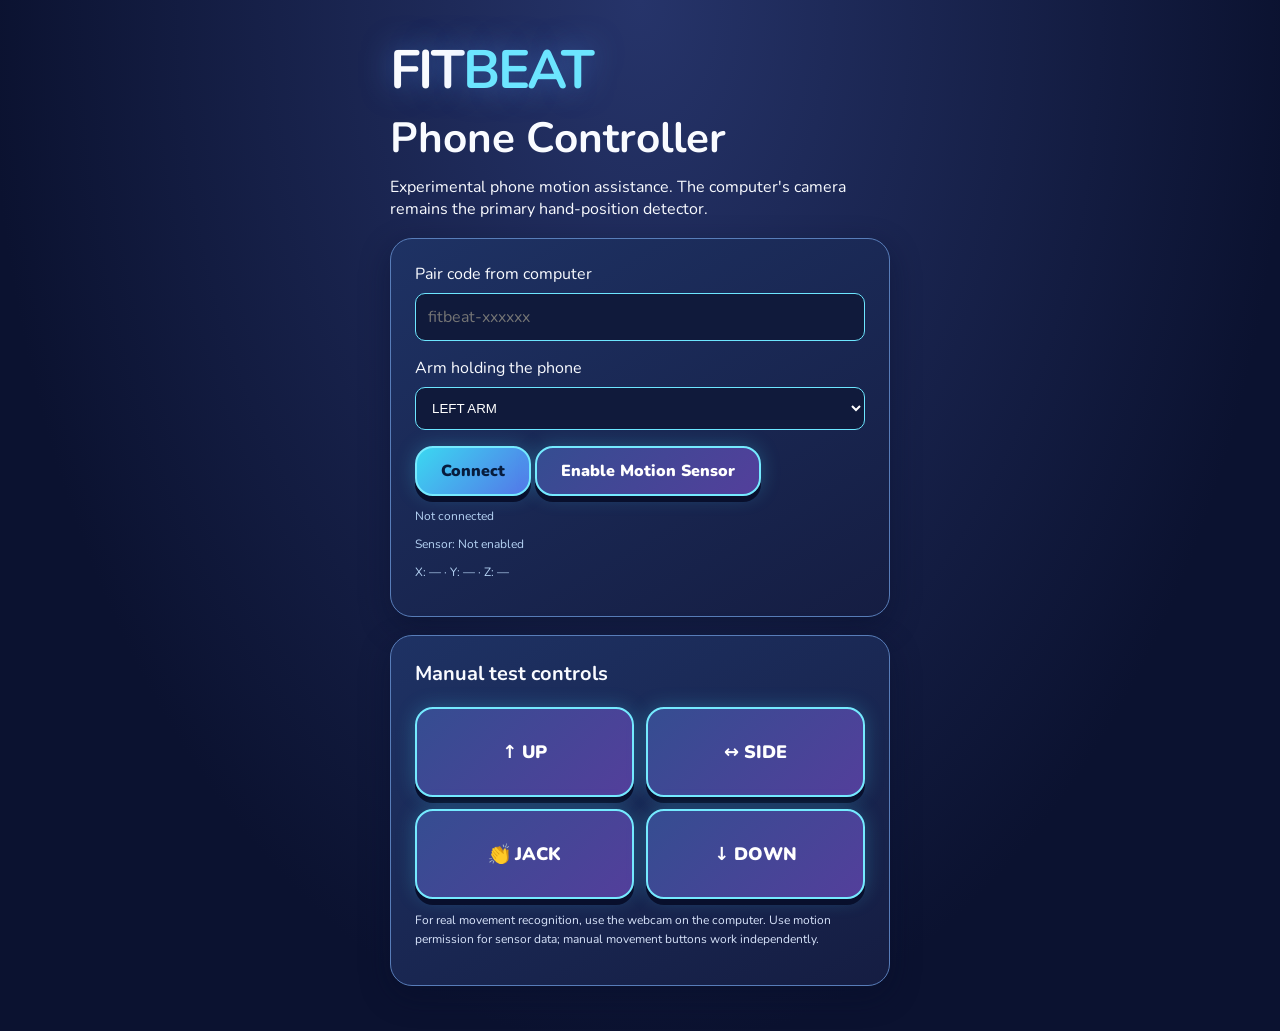
<file: controller.html>
<!doctype html><html lang="en"><head><meta charset="utf-8"><meta name="viewport" content="width=device-width,initial-scale=1"><title>FITBEAT Phone Controller</title><link rel="stylesheet" href="style.css"><style>body{padding:25px}main{max-width:500px;margin:20px auto}.panel{margin:18px 0}input,select{background:#101a3b;border:1px solid #6de6ff;border-radius:10px;color:white;padding:12px;width:100%;margin:8px 0 16px}.controls{display:grid;grid-template-columns:1fr 1fr;gap:12px}.controls button{font-size:18px;min-height:90px}.hint{display:block;margin:12px 0}</style></head><body><main><h1 style="font-size:54px;letter-spacing:-2px">FIT<span>BEAT</span></h1><h2>Phone Controller</h2><p>Experimental phone motion assistance. The computer's camera remains the primary hand-position detector.</p><div class="panel"><label>Pair code from computer<input id="code" placeholder="fitbeat-xxxxxx" autocomplete="off"></label><label>Arm holding the phone<select id="arm"><option value="left">LEFT ARM</option><option value="right">RIGHT ARM</option></select></label><button class="primary" id="connect">Connect</button> <button class="secondary" id="motion">Enable Motion Sensor</button><span class="hint" id="status">Not connected</span><div class="hint" id="sensorState">Sensor: Not enabled</div><div class="hint" id="sensorValues">X: — · Y: — · Z: —</div></div><div class="panel"><h3>Manual test controls</h3><div class="controls"><button class="secondary" data-move="up">↑ UP</button><button class="secondary" data-move="side">↔ SIDE</button><button class="secondary" data-move="jack">👏 JACK</button><button class="secondary" data-move="down">↓ DOWN</button></div><p class="hint">For real movement recognition, use the webcam on the computer. Use motion permission for sensor data; manual movement buttons work independently.</p></div></main><script>
let peer=null,conn=null,enabled=false,last=0,retryTimer=null,attempt=0,heartbeat=null,connectTimeout=null,generation=0,connecting=false,connectedCode='';
const $=s=>document.querySelector(s);
function status(msg){$('#status').textContent=msg}
function script(src){return new Promise((res,rej)=>{const e=document.createElement('script');e.src=src;e.onload=res;e.onerror=()=>rej(Error('Cannot load pairing library'));document.head.append(e)})}
$('#code').value=new URLSearchParams(location.search).get('code')||'';
function stopTimers(){clearTimeout(retryTimer);retryTimer=null;clearTimeout(connectTimeout);connectTimeout=null;clearInterval(heartbeat);heartbeat=null}
function scheduleRetry(){if(retryTimer||conn?.open)return;connecting=false;clearTimeout(connectTimeout);const delay=Math.min(16000,1800*Math.pow(1.6,Math.min(attempt++,5)));status('Disconnected — retry in '+Math.ceil(delay/1000)+'s');retryTimer=setTimeout(()=>{retryTimer=null;connectPhone(true)},delay)}
function wireConnection(c,token){if(token!==generation){try{c.close()}catch{}return}conn=c;connecting=true;status('Connecting to computer…');
 connectTimeout=setTimeout(()=>{if(token!==generation||c.open)return;status('Connection timed out');try{c.close()}catch{};scheduleRetry()},12000);
 c.on('open',()=>{if(token!==generation){try{c.close()}catch{}return}clearTimeout(connectTimeout);connectTimeout=null;connecting=false;attempt=0;connectedCode=$('#code').value.trim();status('Connected ✓ — try the test buttons');clearInterval(heartbeat);heartbeat=setInterval(()=>{if(conn===c&&c.open)try{c.send({type:'ping',t:Date.now()})}catch{}},5000)});
 c.on('data',data=>{if(token!==generation)return;if(data?.type==='ping'&&c.open)try{c.send({type:'pong',t:data.t})}catch{}});
 c.on('close',()=>{if(token!==generation||conn!==c)return;conn=null;clearInterval(heartbeat);scheduleRetry()});
 c.on('error',e=>{if(token!==generation||conn!==c)return;status('Connection error: '+(e.type||e.message));try{c.close()}catch{};conn=null;scheduleRetry()});
}
async function connectPhone(retry=false){const code=$('#code').value.trim();if(!code){status('Enter pairing code');return}
 if(conn?.open&&connectedCode===code){status('Connected ✓ — connection active');return}
 if(connecting&&retry)return;
 if(!retry){generation++;stopTimers();connecting=false;attempt=0;try{conn?.close()}catch{};conn=null}
 const token=generation;connecting=true;
 try{if(!window.Peer)await script('https://unpkg.com/peerjs@1.5.5/dist/peerjs.min.js');if(token!==generation)return;
  if(peer&&!peer.destroyed&&peer.open){wireConnection(peer.connect(code,{reliable:true}),token);return}
  if(peer&&!peer.destroyed){try{peer.destroy()}catch{}}
  status('Connecting to pairing server…');peer=new Peer(undefined,{debug:1});const currentPeer=peer;
  connectTimeout=setTimeout(()=>{if(token!==generation||currentPeer.open)return;status('Pairing server timeout');try{currentPeer.destroy()}catch{};scheduleRetry()},12000);
  currentPeer.on('open',()=>{if(token!==generation)return;clearTimeout(connectTimeout);connectTimeout=null;wireConnection(currentPeer.connect(code,{reliable:true}),token)});
  currentPeer.on('error',e=>{if(token!==generation||peer!==currentPeer)return;status('Pairing error: '+(e.type||e.message));scheduleRetry()});
  currentPeer.on('disconnected',()=>{if(token!==generation||peer!==currentPeer)return;if(conn?.open)return;connecting=false;scheduleRetry()});
 }catch(e){if(token!==generation)return;status('Connection failed: '+e.message);scheduleRetry()}
}
$('#connect').onclick=()=>connectPhone(false);
$('#motion').onclick=async()=>{try{if(typeof DeviceMotionEvent==='undefined')throw Error('Motion sensor not supported on this device');if(typeof DeviceMotionEvent.requestPermission==='function'){const result=await DeviceMotionEvent.requestPermission();if(result!=='granted')throw Error('Motion permission denied')}
 enabled=true;$('#sensorState').textContent='Sensor: Enabled — waiting for movement';status(conn?.open?'Connected ✓ — motion enabled':'Motion enabled — waiting for pairing');
 if(!window.fitbeatMotionListener){window.fitbeatMotionListener=true;window.addEventListener('devicemotion',e=>{const now=Date.now();if(!enabled||now-last<100)return;last=now;const a=e.accelerationIncludingGravity||{};$('#sensorState').textContent=conn?.open?'Sensor: Sending data ✓':'Sensor: Reading locally (not connected)';$('#sensorValues').textContent='X: '+Number(a.x||0).toFixed(2)+' · Y: '+Number(a.y||0).toFixed(2)+' · Z: '+Number(a.z||0).toFixed(2);if(conn?.open)try{conn.send({type:'motion',arm:$('#arm').value,x:a.x||0,y:a.y||0,z:a.z||0})}catch{}})}
 }catch(e){status(e.message)}};
document.querySelectorAll('[data-move]').forEach(b=>b.onclick=()=>{if(conn?.open){try{conn.send({type:'move',arm:$('#arm').value,move:b.dataset.move});status('Sent '+b.dataset.move.toUpperCase()+' ✓')}catch{scheduleRetry()}}else status('Not connected — tap Connect')});
window.addEventListener('online',()=>{if(!conn?.open)scheduleRetry()});
if($('#code').value)setTimeout(()=>connectPhone(false),300);
</script></body></html>
</file>
<file: style.css>
@import url('https://fonts.googleapis.com/css2?family=Nunito:wght@400;600;700;800;900&display=swap');
:root{--bg:#0b1230;--panel:#17234a;--cyan:#58e3fa;--pink:#ff76cc;--gold:#ffe274;--white:#f9fbff}*{box-sizing:border-box}html,body{margin:0;min-height:100%;font-family:Nunito,system-ui,sans-serif;color:var(--white);background:radial-gradient(ellipse at 50% 0,#26346a,#0b1230 72%)}button,input{font:inherit}button{cursor:pointer}button:focus-visible,input:focus-visible{outline:3px solid #fff;outline-offset:3px}#app{max-width:1600px;margin:auto;min-height:100vh;display:flex;flex-direction:column}header{height:72px;display:flex;align-items:center;gap:20px;padding:0 4%;background:#101a3b;border-bottom:1px solid #3f6899;z-index:3}.brand{border:0;background:none;color:white;font-weight:900;font-size:24px;letter-spacing:1px}.brand span,h1 span{color:#6ce5ff}.tagline{font-size:12px;letter-spacing:2px;color:#bdc9ee}.topright{margin-left:auto;display:flex;gap:14px;align-items:center;font-size:13px;color:#a8dbff}.small{background:transparent;color:white;border:1px solid #5781b4;padding:8px 14px;border-radius:20px}main{flex:1}.page{display:none;min-height:calc(100vh - 110px);padding:34px 5% 44px}.page.active{display:block}h1,h2,h3,p{margin-top:0}h1{font-size:clamp(70px,11vw,142px);line-height:.96;letter-spacing:-6px;margin:15px 0 12px;text-shadow:0 0 30px #589cff80}h2{font-size:clamp(30px,3.3vw,48px);margin:5px 0 9px}h3{font-size:20px}.eyebrow{color:#8ae9ff;letter-spacing:2px;font-size:13px;font-weight:900}.section-head{text-align:center;margin:4px auto 24px}.section-head p{color:#c5d5ef}.center{display:flex;justify-content:center;align-items:center;gap:14px;margin-top:26px;flex-wrap:wrap}.actions{display:flex;gap:14px;flex-wrap:wrap}.minor{margin-top:14px}.primary,.secondary,.ghost,.mode-tabs button{border-radius:18px;border:2px solid #75eaff;color:white;padding:12px 24px;font-weight:900;background:linear-gradient(135deg,#286bd4,#4d38ad);box-shadow:0 6px 0 #080f2c,0 0 19px #47dfff40;transition:transform .15s,filter .15s}.primary:hover,.secondary:hover,.ghost:hover,.mode-tabs button:hover{transform:translateY(-2px);filter:brightness(1.13)}.primary{background:linear-gradient(135deg,#3bd8f1,#5476e8);color:#071c3d}.secondary{background:linear-gradient(135deg,#354d91,#533f9b)}.ghost{background:#18264c;border-color:#739bd5;box-shadow:none}.big{font-size:18px;padding:16px 26px}.home-hero{min-height:600px;display:grid;grid-template-columns:1.1fr .9fr;align-items:center;gap:30px;padding:7% 5%;border-radius:32px;overflow:hidden;position:relative;background:linear-gradient(90deg,#0c1646ed,#0c16468c),linear-gradient(180deg,#e78cd3 0%,#523cb2 35%,#151b54 70%,#111635 100%);box-shadow:inset 0 0 0 2px #7ae6ff66,0 18px 60px #050b28}.home-hero:before{content:'';position:absolute;inset:0;opacity:.25;background:repeating-linear-gradient(90deg,transparent 0 75px,#8ae4ff 77px 79px,transparent 81px 130px);mask-image:linear-gradient(0deg,#000,transparent 70%)}.hero-copy,.hero-art{position:relative;z-index:1}.hero-copy p{font-size:25px;margin-bottom:35px;color:#e8d9ff}.hero-art{min-height:380px;display:grid;place-items:center}.hero-orb{width:min(28vw,350px);height:min(28vw,350px);min-width:230px;min-height:230px;border-radius:50%;display:grid;place-items:center;font-size:140px;color:#fff;background:radial-gradient(circle at 35% 25%,#b2ffff,#6f7dff 45%,#c448cb 78%);box-shadow:0 0 50px #ad6bff, inset 0 0 40px #fff8;border:10px solid #ffffff88;transform:rotate(-12deg)}.hero-pills{position:absolute;bottom:0;display:flex;gap:8px}.hero-pills span{background:#141e4de0;border:1px solid #77e9ff;padding:9px 12px;border-radius:20px;font-size:12px;font-weight:900}.mode-tabs{display:flex;justify-content:center;gap:12px;flex-wrap:wrap;margin-bottom:24px}.mode-tabs button{background:#182b5c}.mode-tabs button.active{background:linear-gradient(130deg,#57d6f2,#9773fa);color:#101735}.stagecards{display:flex;justify-content:center;align-items:stretch;flex-wrap:wrap;gap:16px;max-width:1370px;margin:auto}.stage-card{width:clamp(190px,17vw,245px);padding:9px 9px 16px;text-align:left;border:2px solid #78e9ff;border-radius:22px;background:linear-gradient(160deg,#243e76,#101a3c);color:white;box-shadow:0 8px 25px #0005;transition:transform .15s}.stage-card:hover{transform:translateY(-6px)}.stage-card img{display:block;width:100%;height:145px;object-fit:cover;border-radius:13px}.stage-card strong{display:block;margin:13px 8px 3px;font-size:21px}.stage-card small{display:block;margin:0 8px;color:#c5d8fb;font-weight:700}.stage-card .stage-emoji{float:right;font-size:21px}.info-grid,.settings-grid{max-width:1100px;margin:auto;display:grid;grid-template-columns:repeat(2,minmax(0,1fr));gap:18px}.panel{background:linear-gradient(150deg,#1e3264,#151d42);border:1px solid #587db9;border-radius:22px;padding:24px;box-shadow:0 10px 30px #060d2a70}.panel p{line-height:1.6;color:#d8e4fb}.legend{display:flex;flex-wrap:wrap;gap:7px}.legend span{background:#263d76;border-radius:12px;padding:8px 10px;font-weight:800;font-size:12px}.hint{font-size:12px;color:#b6d4f5;margin-left:10px}.code{font-size:23px;font-weight:900;color:#7feaff}a{color:#8af2ff}#cam{display:none;width:100%;max-height:170px;object-fit:contain;border-radius:12px;margin-top:12px;background:#050b1b}.setting{display:flex;align-items:center;gap:16px;min-height:140px}.setting>div:nth-child(2){flex:1}.setting p{margin:0;font-size:12px}.setting h3{margin:0 0 6px}.setting-icon{font-size:36px}.setting input[type=range]{width:100px;accent-color:#68e6ff}.setting input[type=number]{width:75px;background:#0c1535;border:1px solid #6ce7ff;color:white;padding:8px;border-radius:10px}.setting input[type=checkbox]{width:26px;height:26px;accent-color:#68e6ff}.progressbox{text-align:center;max-width:400px;margin:auto}.progressbox strong{font-size:100px;display:block;color:#77edff}.progressbox span{letter-spacing:2px}.result-grid{display:grid;grid-template-columns:repeat(4,1fr);gap:16px;max-width:1100px;margin:30px auto}.result{text-align:center}.result span{color:#b5d2ff;font-size:13px;font-weight:900}.result strong{display:block;font-size:clamp(27px,3vw,42px);margin-top:8px}.disclaimer{max-width:800px;margin:20px auto;text-align:center;color:#b9c8e6;font-size:13px}#play{position:relative;padding:0;overflow:hidden;min-height:calc(100vh - 110px);background:#0b1434}.play-bg{position:absolute;inset:0;background-size:cover;background-position:center;filter:brightness(.42) saturate(.85)}.play-bg:after{content:'';position:absolute;inset:0;background:linear-gradient(180deg,#091330b8,#07122db0)}.play-inner{position:relative;max-width:1250px;margin:auto;padding:16px 20px 20px}.hud{display:flex;align-items:center;justify-content:space-between;gap:10px}.stat{background:#091b42db;border:1px solid #66dfff;border-radius:15px;padding:9px 15px;font-size:11px;font-weight:900;letter-spacing:1px}.stat b{font-size:23px;display:block;letter-spacing:0}.hud button{padding:10px 15px}.progress-track{height:7px;background:#152c5c;border-radius:8px;margin:12px 0 10px;overflow:hidden}.progress-track div{width:0;height:100%;background:linear-gradient(90deg,#52e4fa,#ff80ce)}.play-grid{display:grid;grid-template-columns:1fr 1fr;gap:16px;max-width:950px;margin:auto}.lane{border:2px solid #5edfff;border-radius:20px;overflow:hidden;background:#081536bf}.lane:nth-child(2){border-color:#ff85d5}.lane-head{text-align:center;padding:10px;font-weight:900;font-size:20px;letter-spacing:1px;background:#142c62}.lane:nth-child(2) .lane-head{background:#422153}.note-area{position:relative;height:clamp(300px,49vh,480px);overflow:hidden}.hit-target{position:absolute;left:9%;right:9%;top:76%;height:66px;border:3px solid #ffe176;border-radius:16px;background:#ffed7611;box-shadow:0 0 18px #ffe17666;pointer-events:none}.target-line{position:absolute;top:50%;left:4%;right:4%;border-top:3px dashed #fff;transform:translateY(-50%)}.note{position:absolute;left:50%;width:70px;height:70px;border-radius:50%;display:grid;place-items:center;transform:translate(-50%,-50%);font-size:37px;font-weight:900;color:#071d3a;border:4px solid #fff;box-shadow:0 0 22px #fff8,0 6px 15px #0008;z-index:2;user-select:none}.note.up{background:#6ad8ff}.note.down{background:#ff8fc9}.note.side{background:#ffe47e}.note.twist{background:#bd9bff}.note .twistglyph{font-size:35px}.note.hit{opacity:.25;transform:translate(-50%,-50%) scale(1.3)}#feedback{text-align:center;height:28px;font-weight:900;font-size:22px;color:#ffe174;text-shadow:0 0 10px #000}#tracking{text-align:center;font-size:12px;color:#c9ecff}.play-hint{text-align:center;color:#c6d3f4;font-size:11px;margin-top:5px}.overlay{position:absolute;inset:0;background:#081333dc;display:flex;align-items:center;justify-content:center;z-index:5;padding:18px}.overlay.hidden{display:none}.overlay-panel{text-align:center;width:min(520px,100%);border:2px solid #71e6ff;border-radius:28px;background:linear-gradient(160deg,#243e7c,#151c45);padding:35px 24px;box-shadow:0 0 50px #2e7bb85c}.overlay-panel h2{font-size:clamp(32px,5vw,54px);margin:10px 0}.overlay-panel p{color:#d2e5ff}.overlay-panel button{margin-top:15px}footer{text-align:center;color:#8b9fce;font-size:11px;padding:12px}.reduced *{animation:none!important;transition:none!important}
@media(max-width:900px){.home-hero{grid-template-columns:1fr;min-height:auto}.hero-art{min-height:220px}.hero-orb{width:190px;height:190px;min-width:190px;min-height:190px;font-size:95px}.hero-pills{bottom:-8px}.stage-card{width:calc(33.333% - 14px)}.result-grid{grid-template-columns:repeat(2,1fr)}.tagline{display:none}}@media(max-width:600px){header{padding:0 12px;height:60px}.brand{font-size:19px}.topright{gap:5px;font-size:10px}.topright .small{display:none}.page{padding:25px 12px}.home-hero{padding:40px 20px}.hero-copy p{font-size:19px}.actions{justify-content:center}.stage-card{width:calc(50% - 9px)}.stage-card img{height:105px}.stage-card strong{font-size:17px}.info-grid,.settings-grid{grid-template-columns:1fr}.setting{flex-wrap:wrap}.hud{gap:5px}.hud button{padding:7px}.stat{padding:7px;font-size:9px}.stat b{font-size:17px}.play-inner{padding:9px 7px}.play-grid{gap:7px}.lane-head{font-size:13px}.note-area{height:clamp(300px,58vh,460px)}.note{width:54px;height:54px;font-size:27px}.hit-target{height:56px;left:5%;right:5%}.play-hint{font-size:9px}}

/* Upgrade: stage artwork remains visible beneath translucent play lanes */
.play-bg{filter:brightness(.83) saturate(1.06);background-size:cover;background-position:center center}
.play-bg:after{background:linear-gradient(180deg,#09133055,#07122d40)}
.lane{background:#0815369c}.note{background:transparent!important;border:0;box-shadow:none;overflow:visible;width:82px;height:82px}
.note img{width:100%;height:100%;object-fit:contain;filter:drop-shadow(0 0 6px #6de6ff70)}
.qr-frame{width:184px;height:184px;margin:12px 0;background:white;border:7px solid white;border-radius:12px;display:none;place-items:center}.qr-frame canvas{width:170px!important;height:170px!important}
.progress-layout{max-width:1100px;margin:auto;display:grid;grid-template-columns:1fr 1fr;gap:16px}.profile-fields{display:grid;grid-template-columns:1fr 1fr;gap:10px}
.profile-fields label,#authEmail,#authPassword{font-size:13px}.profile-fields input,.profile-fields select,#authEmail,#authPassword{width:100%;background:#0c1535;color:white;border:1px solid #68bfff;border-radius:10px;padding:10px;margin:6px 0 10px}
.progress-stats{display:grid;grid-template-columns:repeat(5,1fr);gap:12px;max-width:1100px;margin:16px auto}.progressbox{padding:18px 8px}.progressbox strong{font-size:clamp(24px,3vw,42px)}.progressbox span{font-size:11px}
.history-panel{max-width:1100px;margin:auto}.weekly-chart{height:160px;display:flex;gap:10px;align-items:flex-end;justify-content:space-around;margin:30px 0}.bar-col{height:100%;display:flex;flex:1;flex-direction:column;align-items:center;justify-content:flex-end;min-width:0}.bar-col .bar{width:min(60px,80%);background:linear-gradient(0deg,#5c73ec,#57e9f5);border-radius:8px 8px 2px 2px;min-height:3px}.bar-col small{font-size:10px;margin-top:8px}.bar-value{font-size:11px}.table-scroll{overflow:auto}table{width:100%;border-collapse:collapse;text-align:left}th,td{padding:10px;border-bottom:1px solid #4c6592;font-size:13px}
@media(max-width:800px){.progress-layout{grid-template-columns:1fr}.progress-stats{grid-template-columns:repeat(2,1fr)}}@media(max-width:500px){.note{width:60px;height:60px}.profile-fields{grid-template-columns:1fr}}

.guard-guide{display:flex;gap:22px;align-items:center;margin-bottom:18px;padding:18px}.guard-guide img{width:185px;max-width:36%;height:225px;object-fit:cover;object-position:center;border-radius:16px;border:1px solid #5ed9ff}.guard-guide h3{color:#6be8ff;margin-top:0}.guard-guide p{line-height:1.6}@media(max-width:650px){.guard-guide{flex-direction:column}.guard-guide img{max-width:100%;width:220px}}

.note.jack{filter:drop-shadow(0 0 13px #ffdb74)}#jumpFx{position:absolute;inset:0;display:grid;place-items:center;z-index:1;pointer-events:none;font-size:clamp(58px,13vw,160px);font-weight:1000;letter-spacing:12px;color:#ffe47e;text-shadow:0 0 25px #ff83d8,0 0 70px #ffe47e;opacity:0;transform:scale(.5) rotate(-9deg)}#jumpFx.jump-pop{animation:jumpPop 1.05s ease-out forwards}@keyframes jumpPop{0%{opacity:0;transform:scale(.45) rotate(-10deg)}20%{opacity:.78;transform:scale(1.12) rotate(3deg)}75%{opacity:.42}100%{opacity:0;transform:scale(1.5) rotate(0)}}.note.jack img{filter:drop-shadow(0 0 10px #ffe47e)}

/* Camera preview stays visible while the game is active. */
.fitbeat-camera-preview{position:fixed!important;right:10px;bottom:10px;width:160px!important;height:120px!important;object-fit:cover;transform:scaleX(-1);z-index:1000;border:2px solid #6de6ff;border-radius:12px;background:#0b1231;pointer-events:none;box-shadow:0 0 14px #33dfff55}
@media(max-width:600px){.fitbeat-camera-preview{width:100px!important;height:75px!important}}

/* Preview is visible ONLY in Settings; camera continues processing elsewhere. */
#cam.fitbeat-camera-preview{position:fixed!important;left:-2px!important;top:-2px!important;right:auto!important;bottom:auto!important;width:2px!important;height:2px!important;opacity:.001!important;z-index:-1!important;pointer-events:none!important;border:0!important;box-shadow:none!important;transform:none!important;}
body.camera-setup-visible #cam.fitbeat-camera-preview{position:relative!important;left:auto!important;top:auto!important;width:100%!important;height:auto!important;max-height:320px!important;opacity:1!important;z-index:auto!important;border:2px solid #6de6ff!important;box-shadow:0 0 14px #33dfff55!important;transform:scaleX(-1)!important;}
#phonePairLink{overflow-wrap:anywhere;font-size:12px;}

/* Camera setup preview visibility fix: keep video rendering for MediaPipe. */
#cam.fitbeat-camera-preview { display:block!important; visibility:visible!important; }
body:not(.camera-setup-visible) #cam.fitbeat-camera-preview { position:fixed!important; left:-3px!important; top:-3px!important; width:2px!important; height:2px!important; opacity:0!important; z-index:-1!important; }
body.camera-setup-visible #settings #cam.fitbeat-camera-preview { display:block!important; position:relative!important; left:auto!important; top:auto!important; right:auto!important; bottom:auto!important; width:100%!important; height:auto!important; min-height:180px!important; max-height:320px!important; opacity:1!important; z-index:1!important; visibility:visible!important; }
</file>
